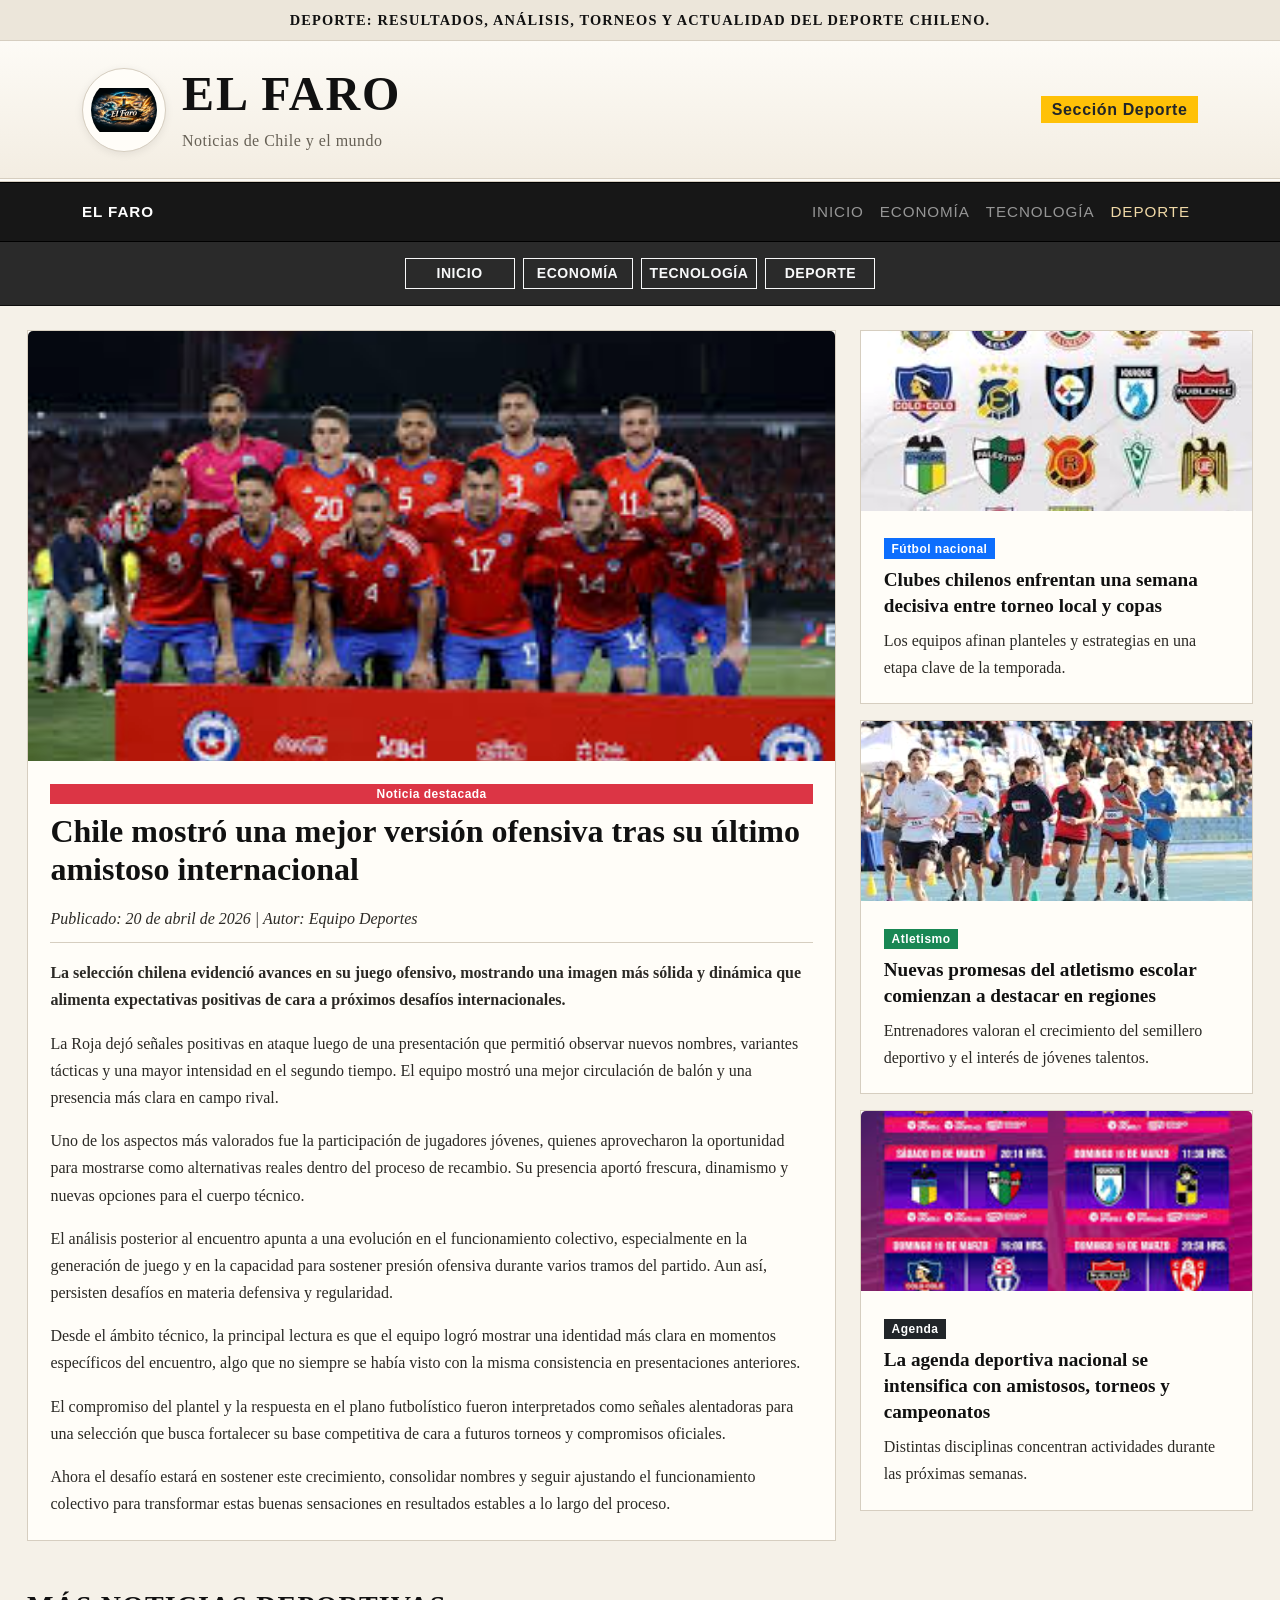
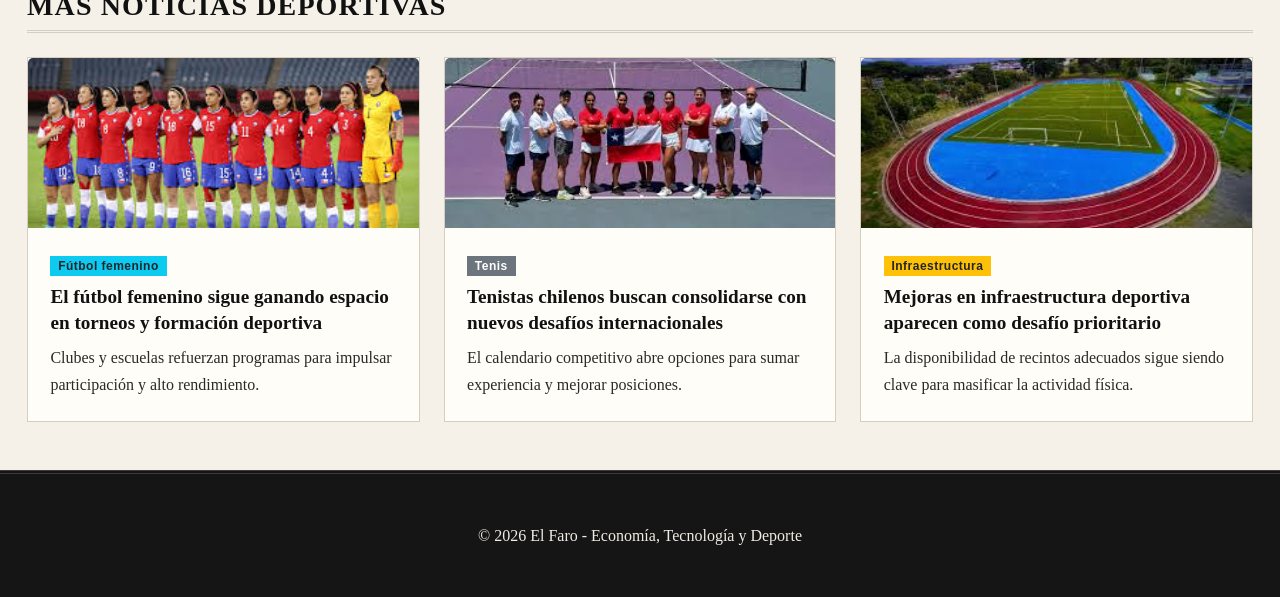
<file: deporte.html>
<!DOCTYPE html>
<html lang="es">
<head>
    <meta charset="UTF-8">
    <meta name="viewport" content="width=device-width, initial-scale=1.0">
    <title>El Faro - Deporte</title>
    <link rel="icon" type="image/png" href="Recursos/Logo.png">
    <link href="https://cdn.jsdelivr.net/npm/bootstrap@5.3.3/dist/css/bootstrap.min.css" rel="stylesheet">
    <link rel="stylesheet" href="Estilos.css">
</head>
<body>
    <div class="top-bar text-center py-2">
        Deporte: resultados, análisis, torneos y actualidad del deporte chileno.
    </div>

    <header class="site-header py-4">
        <div class="container d-flex flex-column flex-md-row align-items-center justify-content-between">
            <div class="d-flex align-items-center gap-3">
                <img src="Recursos/Logo.png" alt="Logo de El Faro" class="logo-faro">
                <div>
                    <h1 class="mb-1">El Faro</h1>
                    <p class="mb-0">Noticias de Chile y el mundo</p>
                </div>
            </div>
            <span class="badge bg-warning text-dark fs-6 mt-3 mt-md-0">Sección Deporte</span>
        </div>
    </header>

    <nav class="navbar navbar-expand-lg navbar-dark main-nav sticky-top">
        <div class="container">
            <a class="navbar-brand fw-bold" href="index.html">El Faro</a>
            <button class="navbar-toggler" type="button" data-bs-toggle="collapse" data-bs-target="#menuDeporte" aria-label="Abrir menú principal">
                <span class="navbar-toggler-icon"></span>
            </button>
            <div class="collapse navbar-collapse" id="menuDeporte">
                <ul class="navbar-nav ms-auto">
                    <li class="nav-item"><a class="nav-link" href="index.html">Inicio</a></li>
                    <li class="nav-item"><a class="nav-link" href="economia.html">Economía</a></li>
                    <li class="nav-item"><a class="nav-link" href="tecnologia.html">Tecnología</a></li>
                    <li class="nav-item"><a class="nav-link active" href="deporte.html">Deporte</a></li>
                </ul>
            </div>
        </div>
    </nav>

    <section class="quick-access py-3">
        <div class="container d-flex flex-wrap gap-2 justify-content-center">
            <a href="index.html" class="btn btn-outline-light btn-sm">Inicio</a>
            <a href="economia.html" class="btn btn-outline-light btn-sm">Economía</a>
            <a href="tecnologia.html" class="btn btn-outline-light btn-sm">Tecnología</a>
            <a href="deporte.html" class="btn btn-outline-light btn-sm">Deporte</a>
        </div>
    </section>

    <main class="container my-4">
        <div class="row g-4">
            <div class="col-lg-8" id="principal">
                <div class="card shadow-lg main-news-card h-100">
                    <img src="Recursos/la-roja.jpg" class="card-img-top" alt="Selección chilena">
                    <div class="card-body">
                        <span class="badge bg-danger mb-2">Noticia destacada</span>

                        <h2 class="card-title">Chile mostró una mejor versión ofensiva tras su último amistoso internacional</h2>

                        <p class="news-meta mb-1">Publicado: 20 de abril de 2026 | Autor: Equipo Deportes</p>

                        <p class="fw-semibold">
                            La selección chilena evidenció avances en su juego ofensivo, mostrando una imagen más sólida y dinámica que alimenta expectativas positivas de cara a próximos desafíos internacionales.
                        </p>

                        <p class="card-text">
                            La Roja dejó señales positivas en ataque luego de una presentación que permitió observar nuevos nombres, variantes tácticas y una mayor intensidad en el segundo tiempo. El equipo mostró una mejor circulación de balón y una presencia más clara en campo rival.
                        </p>

                        <p class="card-text">
                            Uno de los aspectos más valorados fue la participación de jugadores jóvenes, quienes aprovecharon la oportunidad para mostrarse como alternativas reales dentro del proceso de recambio. Su presencia aportó frescura, dinamismo y nuevas opciones para el cuerpo técnico.
                        </p>

                        <p class="card-text">
                            El análisis posterior al encuentro apunta a una evolución en el funcionamiento colectivo, especialmente en la generación de juego y en la capacidad para sostener presión ofensiva durante varios tramos del partido. Aun así, persisten desafíos en materia defensiva y regularidad.
                        </p>

                        <p class="card-text">
                            Desde el ámbito técnico, la principal lectura es que el equipo logró mostrar una identidad más clara en momentos específicos del encuentro, algo que no siempre se había visto con la misma consistencia en presentaciones anteriores.
                        </p>

                        <p class="card-text">
                            El compromiso del plantel y la respuesta en el plano futbolístico fueron interpretados como señales alentadoras para una selección que busca fortalecer su base competitiva de cara a futuros torneos y compromisos oficiales.
                        </p>

                        <p class="card-text">
                            Ahora el desafío estará en sostener este crecimiento, consolidar nombres y seguir ajustando el funcionamiento colectivo para transformar estas buenas sensaciones en resultados estables a lo largo del proceso.
                        </p>
                    </div>
                </div>
            </div>

            <div class="col-lg-4">
                <div class="card news-small-card shadow-sm mb-3" id="clubes">
                    <img src="Recursos/clubes-chilenos.jpg" class="card-img-top" alt="Clubes chilenos">
                    <div class="card-body">
                        <span class="badge bg-primary mb-2">Fútbol nacional</span>
                        <h5 class="card-title">Clubes chilenos enfrentan una semana decisiva entre torneo local y copas</h5>
                        <p class="card-text">Los equipos afinan planteles y estrategias en una etapa clave de la temporada.</p>
                    </div>
                </div>

                <div class="card news-small-card shadow-sm mb-3">
                    <img src="Recursos/atletismo-escolar.jpg" class="card-img-top" alt="Atletismo escolar">
                    <div class="card-body">
                        <span class="badge bg-success mb-2">Atletismo</span>
                        <h5 class="card-title">Nuevas promesas del atletismo escolar comienzan a destacar en regiones</h5>
                        <p class="card-text">Entrenadores valoran el crecimiento del semillero deportivo y el interés de jóvenes talentos.</p>
                    </div>
                </div>

                <div class="card news-small-card shadow-sm">
                    <img src="Recursos/agenda-deportiva.jpg" class="card-img-top" alt="Agenda deportiva">
                    <div class="card-body">
                        <span class="badge bg-dark mb-2">Agenda</span>
                        <h5 class="card-title">La agenda deportiva nacional se intensifica con amistosos, torneos y campeonatos</h5>
                        <p class="card-text">Distintas disciplinas concentran actividades durante las próximas semanas.</p>
                    </div>
                </div>
            </div>
        </div>

        <section class="mt-5">
            <div class="section-title mb-4"><h3>Más noticias deportivas</h3></div>
            <div class="row g-4">
                <div class="col-md-4">
                    <div class="card h-100 shadow-sm news-grid-card">
                        <img src="Recursos/futbol-femenino.jpg" class="card-img-top" alt="Fútbol femenino">
                        <div class="card-body">
                            <span class="badge bg-info text-dark mb-2">Fútbol femenino</span>
                            <h5 class="card-title">El fútbol femenino sigue ganando espacio en torneos y formación deportiva</h5>
                            <p class="card-text">Clubes y escuelas refuerzan programas para impulsar participación y alto rendimiento.</p>
                        </div>
                    </div>
                </div>

                <div class="col-md-4">
                    <div class="card h-100 shadow-sm news-grid-card">
                        <img src="Recursos/tenis-chileno.jpg" class="card-img-top" alt="Tenis chileno">
                        <div class="card-body">
                            <span class="badge bg-secondary mb-2">Tenis</span>
                            <h5 class="card-title">Tenistas chilenos buscan consolidarse con nuevos desafíos internacionales</h5>
                            <p class="card-text">El calendario competitivo abre opciones para sumar experiencia y mejorar posiciones.</p>
                        </div>
                    </div>
                </div>

                <div class="col-md-4">
                    <div class="card h-100 shadow-sm news-grid-card">
                        <img src="Recursos/infraestructura-deportiva.jpg" class="card-img-top" alt="Infraestructura deportiva">
                        <div class="card-body">
                            <span class="badge bg-warning text-dark mb-2">Infraestructura</span>
                            <h5 class="card-title">Mejoras en infraestructura deportiva aparecen como desafío prioritario</h5>
                            <p class="card-text">La disponibilidad de recintos adecuados sigue siendo clave para masificar la actividad física.</p>
                        </div>
                    </div>
                </div>
            </div>
        </section>
    </main>

    <footer class="site-footer mt-5 py-5">
        <div class="container text-center">
            <p class="mb-0">© 2026 El Faro - Economía, Tecnología y Deporte</p>
        </div>
    </footer>

    <script src="https://cdn.jsdelivr.net/npm/bootstrap@5.3.3/dist/js/bootstrap.bundle.min.js"></script>
</body>
</html>
</file>
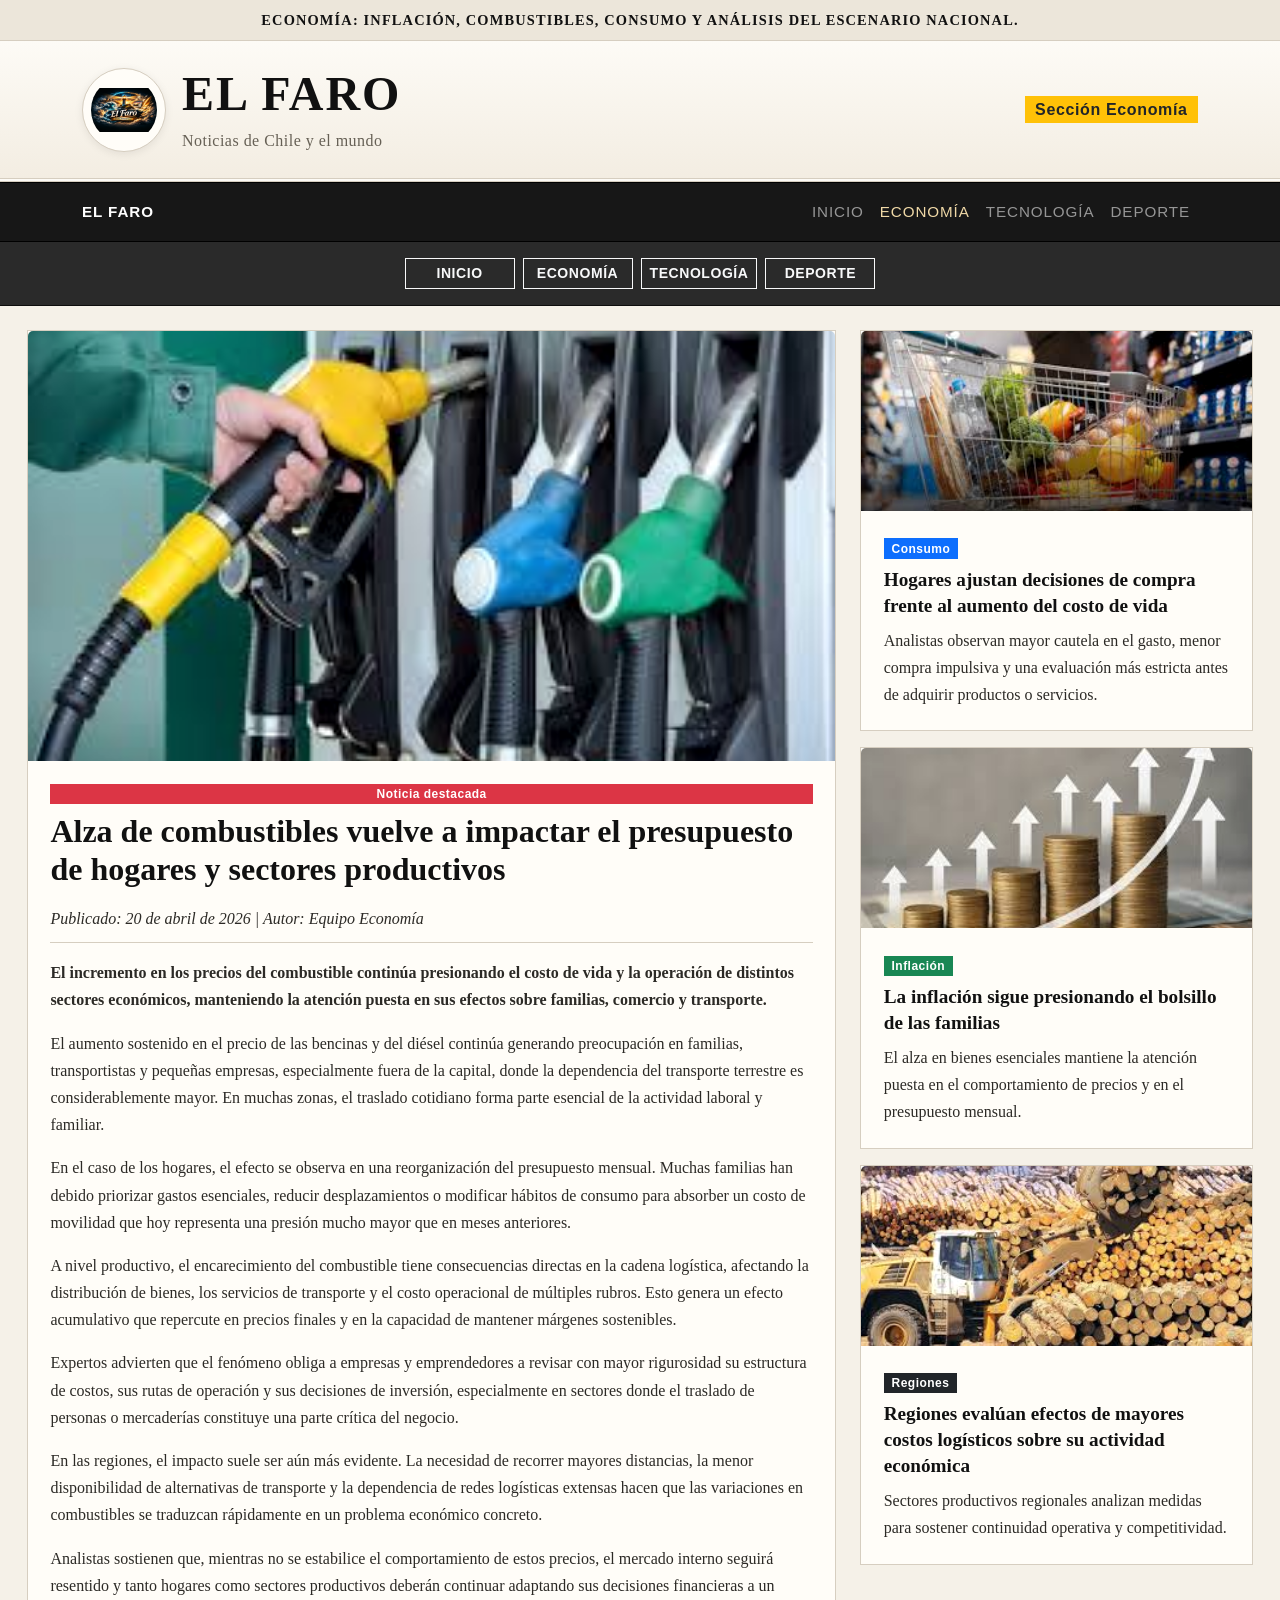
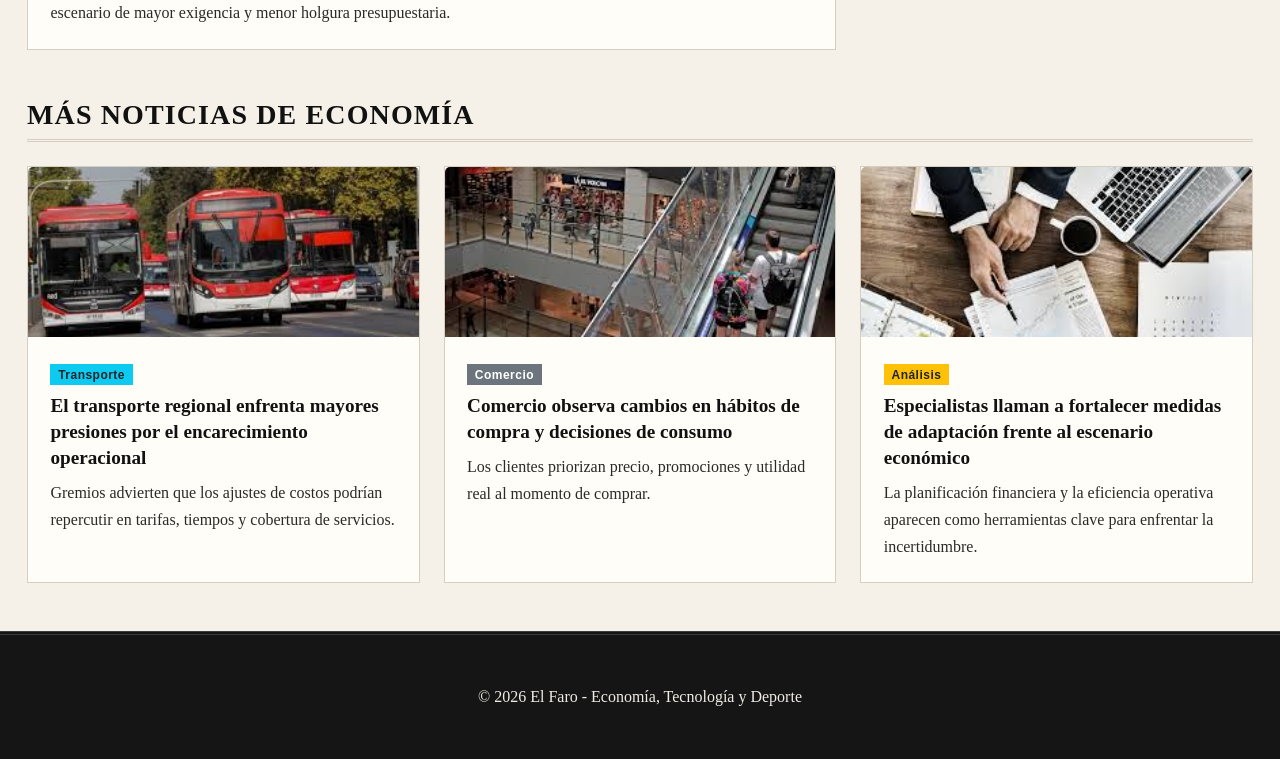
<file: economia.html>
<!DOCTYPE html>
<html lang="es">
<head>
    <meta charset="UTF-8">
    <meta name="viewport" content="width=device-width, initial-scale=1.0">
    <title>El Faro - Economía</title>
    <link rel="icon" type="image/png" href="Recursos/Logo.png">
    <link href="https://cdn.jsdelivr.net/npm/bootstrap@5.3.3/dist/css/bootstrap.min.css" rel="stylesheet">
    <link rel="stylesheet" href="Estilos.css">
</head>
<body>
    <div class="top-bar text-center py-2">
        Economía: inflación, combustibles, consumo y análisis del escenario nacional.
    </div>

    <header class="site-header py-4">
        <div class="container d-flex flex-column flex-md-row align-items-center justify-content-between">
            <div class="d-flex align-items-center gap-3">
                <img src="Recursos/Logo.png" alt="Logo de El Faro" class="logo-faro">
                <div>
                    <h1 class="mb-1">El Faro</h1>
                    <p class="mb-0">Noticias de Chile y el mundo</p>
                </div>
            </div>
            <span class="badge bg-warning text-dark fs-6 mt-3 mt-md-0">Sección Economía</span>
        </div>
    </header>

    <nav class="navbar navbar-expand-lg navbar-dark main-nav sticky-top">
        <div class="container">
            <a class="navbar-brand fw-bold" href="index.html">El Faro</a>
            <button class="navbar-toggler" type="button" data-bs-toggle="collapse" data-bs-target="#menuEconomia" aria-label="Abrir menú principal">
                <span class="navbar-toggler-icon"></span>
            </button>
            <div class="collapse navbar-collapse" id="menuEconomia">
                <ul class="navbar-nav ms-auto">
                    <li class="nav-item"><a class="nav-link" href="index.html">Inicio</a></li>
                    <li class="nav-item"><a class="nav-link active" href="economia.html">Economía</a></li>
                    <li class="nav-item"><a class="nav-link" href="tecnologia.html">Tecnología</a></li>
                    <li class="nav-item"><a class="nav-link" href="deporte.html">Deporte</a></li>
                </ul>
            </div>
        </div>
    </nav>

    <section class="quick-access py-3">
        <div class="container d-flex flex-wrap gap-2 justify-content-center">
            <a href="index.html" class="btn btn-outline-light btn-sm">Inicio</a>
            <a href="economia.html" class="btn btn-outline-light btn-sm">Economía</a>
            <a href="tecnologia.html" class="btn btn-outline-light btn-sm">Tecnología</a>
            <a href="deporte.html" class="btn btn-outline-light btn-sm">Deporte</a>
        </div>
    </section>

    <main class="container my-4">
        <div class="row g-4">
            <div class="col-lg-8" id="principal">
                <div class="card shadow-lg main-news-card h-100">
                    <img src="Recursos/combustibles.jpg" class="card-img-top" alt="Alza de combustibles en Chile">
                    <div class="card-body">
                        <span class="badge bg-danger mb-2">Noticia destacada</span>

                        <h2 class="card-title">Alza de combustibles vuelve a impactar el presupuesto de hogares y sectores productivos</h2>

                        <p class="news-meta mb-1">Publicado: 20 de abril de 2026 | Autor: Equipo Economía</p>

                        <p class="fw-semibold">
                            El incremento en los precios del combustible continúa presionando el costo de vida y la operación de distintos sectores económicos, manteniendo la atención puesta en sus efectos sobre familias, comercio y transporte.
                        </p>

                        <p class="card-text">
                            El aumento sostenido en el precio de las bencinas y del diésel continúa generando preocupación en familias, transportistas y pequeñas empresas, especialmente fuera de la capital, donde la dependencia del transporte terrestre es considerablemente mayor. En muchas zonas, el traslado cotidiano forma parte esencial de la actividad laboral y familiar.
                        </p>

                        <p class="card-text">
                            En el caso de los hogares, el efecto se observa en una reorganización del presupuesto mensual. Muchas familias han debido priorizar gastos esenciales, reducir desplazamientos o modificar hábitos de consumo para absorber un costo de movilidad que hoy representa una presión mucho mayor que en meses anteriores.
                        </p>

                        <p class="card-text">
                            A nivel productivo, el encarecimiento del combustible tiene consecuencias directas en la cadena logística, afectando la distribución de bienes, los servicios de transporte y el costo operacional de múltiples rubros. Esto genera un efecto acumulativo que repercute en precios finales y en la capacidad de mantener márgenes sostenibles.
                        </p>

                        <p class="card-text">
                            Expertos advierten que el fenómeno obliga a empresas y emprendedores a revisar con mayor rigurosidad su estructura de costos, sus rutas de operación y sus decisiones de inversión, especialmente en sectores donde el traslado de personas o mercaderías constituye una parte crítica del negocio.
                        </p>

                        <p class="card-text">
                            En las regiones, el impacto suele ser aún más evidente. La necesidad de recorrer mayores distancias, la menor disponibilidad de alternativas de transporte y la dependencia de redes logísticas extensas hacen que las variaciones en combustibles se traduzcan rápidamente en un problema económico concreto.
                        </p>

                        <p class="card-text">
                            Analistas sostienen que, mientras no se estabilice el comportamiento de estos precios, el mercado interno seguirá resentido y tanto hogares como sectores productivos deberán continuar adaptando sus decisiones financieras a un escenario de mayor exigencia y menor holgura presupuestaria.
                        </p>
                    </div>
                </div>
            </div>

            <div class="col-lg-4">
                <div class="card news-small-card shadow-sm mb-3" id="consumo">
                    <img src="Recursos/consumo-hogares.jpg" class="card-img-top" alt="Consumo de hogares">
                    <div class="card-body">
                        <span class="badge bg-primary mb-2">Consumo</span>
                        <h5 class="card-title">Hogares ajustan decisiones de compra frente al aumento del costo de vida</h5>
                        <p class="card-text">Analistas observan mayor cautela en el gasto, menor compra impulsiva y una evaluación más estricta antes de adquirir productos o servicios.</p>
                    </div>
                </div>

                <div class="card news-small-card shadow-sm mb-3">
                    <img src="Recursos/inflacion.jpg" class="card-img-top" alt="Inflación">
                    <div class="card-body">
                        <span class="badge bg-success mb-2">Inflación</span>
                        <h5 class="card-title">La inflación sigue presionando el bolsillo de las familias</h5>
                        <p class="card-text">El alza en bienes esenciales mantiene la atención puesta en el comportamiento de precios y en el presupuesto mensual.</p>
                    </div>
                </div>

                <div class="card news-small-card shadow-sm">
                    <img src="Recursos/economia-regional.jpg" class="card-img-top" alt="Economía regional">
                    <div class="card-body">
                        <span class="badge bg-dark mb-2">Regiones</span>
                        <h5 class="card-title">Regiones evalúan efectos de mayores costos logísticos sobre su actividad económica</h5>
                        <p class="card-text">Sectores productivos regionales analizan medidas para sostener continuidad operativa y competitividad.</p>
                    </div>
                </div>
            </div>
        </div>

        <section class="mt-5">
            <div class="section-title mb-4"><h3>Más noticias de economía</h3></div>
            <div class="row g-4">
                <div class="col-md-4">
                    <div class="card h-100 shadow-sm news-grid-card">
                        <img src="Recursos/transporte-regional.jpg" class="card-img-top" alt="Transporte regional">
                        <div class="card-body">
                            <span class="badge bg-info text-dark mb-2">Transporte</span>
                            <h5 class="card-title">El transporte regional enfrenta mayores presiones por el encarecimiento operacional</h5>
                            <p class="card-text">Gremios advierten que los ajustes de costos podrían repercutir en tarifas, tiempos y cobertura de servicios.</p>
                        </div>
                    </div>
                </div>

                <div class="col-md-4">
                    <div class="card h-100 shadow-sm news-grid-card">
                        <img src="Recursos/comercio-chile.jpg" class="card-img-top" alt="Comercio en Chile">
                        <div class="card-body">
                            <span class="badge bg-secondary mb-2">Comercio</span>
                            <h5 class="card-title">Comercio observa cambios en hábitos de compra y decisiones de consumo</h5>
                            <p class="card-text">Los clientes priorizan precio, promociones y utilidad real al momento de comprar.</p>
                        </div>
                    </div>
                </div>

                <div class="col-md-4">
                    <div class="card h-100 shadow-sm news-grid-card">
                        <img src="Recursos/analisis-economico.jpg" class="card-img-top" alt="Análisis económico">
                        <div class="card-body">
                            <span class="badge bg-warning text-dark mb-2">Análisis</span>
                            <h5 class="card-title">Especialistas llaman a fortalecer medidas de adaptación frente al escenario económico</h5>
                            <p class="card-text">La planificación financiera y la eficiencia operativa aparecen como herramientas clave para enfrentar la incertidumbre.</p>
                        </div>
                    </div>
                </div>
            </div>
        </section>
    </main>

    <footer class="site-footer mt-5 py-5">
        <div class="container text-center">
            <p class="mb-0">© 2026 El Faro - Economía, Tecnología y Deporte</p>
        </div>
    </footer>

    <script src="https://cdn.jsdelivr.net/npm/bootstrap@5.3.3/dist/js/bootstrap.bundle.min.js"></script>
</body>
</html>
</file>
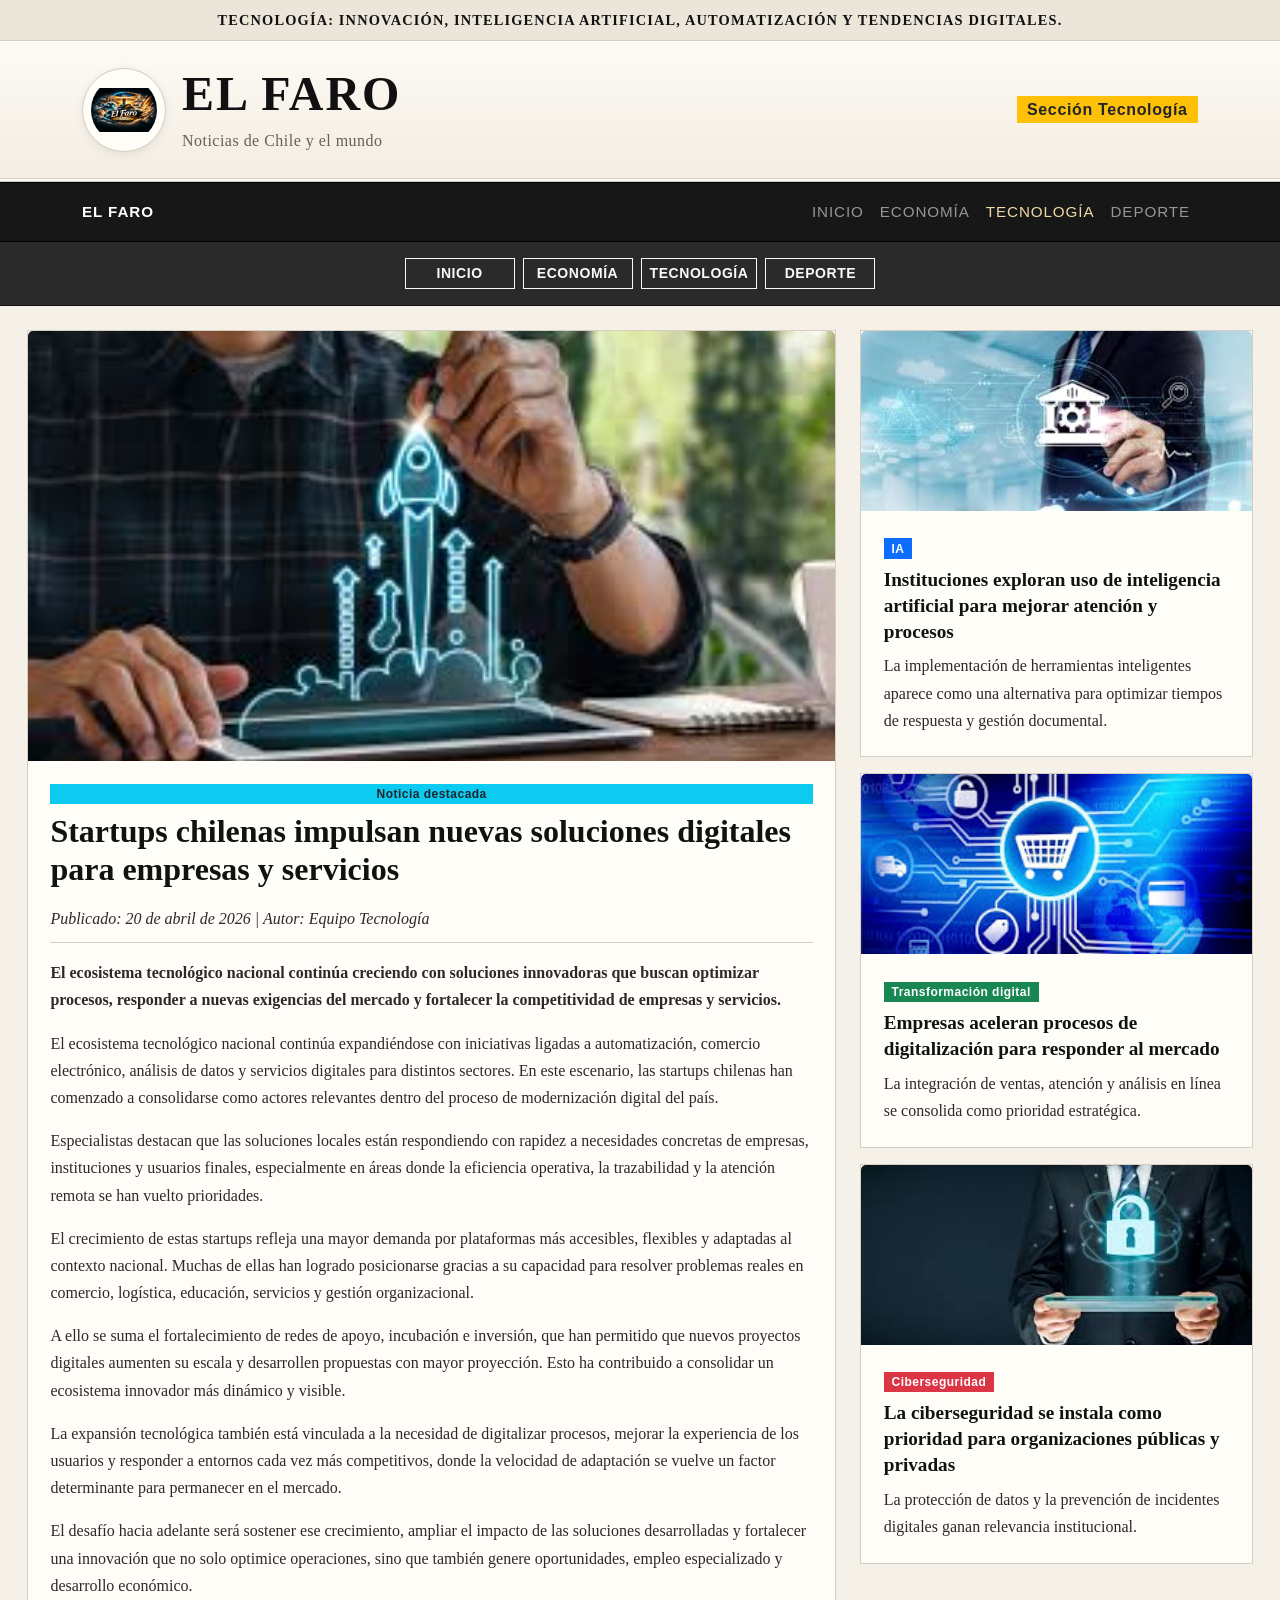
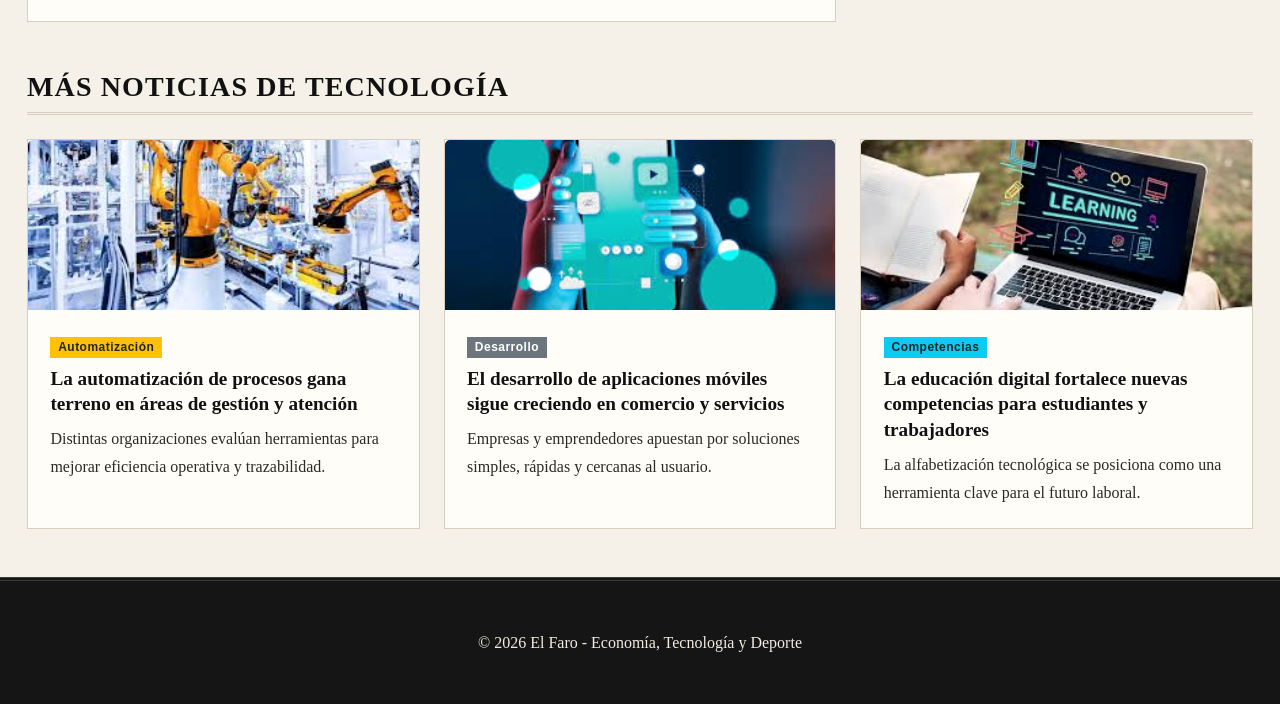
<file: tecnologia.html>
<!DOCTYPE html>
<html lang="es">
<head>
    <meta charset="UTF-8">
    <meta name="viewport" content="width=device-width, initial-scale=1.0">
    <title>El Faro - Tecnología</title>
    <link rel="icon" type="image/png" href="Recursos/Logo.png">
    <link href="https://cdn.jsdelivr.net/npm/bootstrap@5.3.3/dist/css/bootstrap.min.css" rel="stylesheet">
    <link rel="stylesheet" href="Estilos.css">
</head>
<body>
    <div class="top-bar text-center py-2">
        Tecnología: innovación, inteligencia artificial, automatización y tendencias digitales.
    </div>

    <header class="site-header py-4">
        <div class="container d-flex flex-column flex-md-row align-items-center justify-content-between">
            <div class="d-flex align-items-center gap-3">
                <img src="Recursos/Logo.png" alt="Logo de El Faro" class="logo-faro">
                <div>
                    <h1 class="mb-1">El Faro</h1>
                    <p class="mb-0">Noticias de Chile y el mundo</p>
                </div>
            </div>
            <span class="badge bg-warning text-dark fs-6 mt-3 mt-md-0">Sección Tecnología</span>
        </div>
    </header>

    <nav class="navbar navbar-expand-lg navbar-dark main-nav sticky-top">
        <div class="container">
            <a class="navbar-brand fw-bold" href="index.html">El Faro</a>
            <button class="navbar-toggler" type="button" data-bs-toggle="collapse" data-bs-target="#menuTecnologia" aria-label="Abrir menú principal">
                <span class="navbar-toggler-icon"></span>
            </button>
            <div class="collapse navbar-collapse" id="menuTecnologia">
                <ul class="navbar-nav ms-auto">
                    <li class="nav-item"><a class="nav-link" href="index.html">Inicio</a></li>
                    <li class="nav-item"><a class="nav-link" href="economia.html">Economía</a></li>
                    <li class="nav-item"><a class="nav-link active" href="tecnologia.html">Tecnología</a></li>
                    <li class="nav-item"><a class="nav-link" href="deporte.html">Deporte</a></li>
                </ul>
            </div>
        </div>
    </nav>

    <section class="quick-access py-3">
        <div class="container d-flex flex-wrap gap-2 justify-content-center">
            <a href="index.html" class="btn btn-outline-light btn-sm">Inicio</a>
            <a href="economia.html" class="btn btn-outline-light btn-sm">Economía</a>
            <a href="tecnologia.html" class="btn btn-outline-light btn-sm">Tecnología</a>
            <a href="deporte.html" class="btn btn-outline-light btn-sm">Deporte</a>
        </div>
    </section>

    <main class="container my-4">
        <div class="row g-4">
            <div class="col-lg-8" id="principal">
                <div class="card shadow-lg main-news-card h-100">
                    <img src="Recursos/startups.jpg" class="card-img-top" alt="Startups chilenas">
                    <div class="card-body">
                        <span class="badge bg-info text-dark mb-2">Noticia destacada</span>

                        <h2 class="card-title">Startups chilenas impulsan nuevas soluciones digitales para empresas y servicios</h2>

                        <p class="news-meta mb-1">Publicado: 20 de abril de 2026 | Autor: Equipo Tecnología</p>

                        <p class="fw-semibold">
                            El ecosistema tecnológico nacional continúa creciendo con soluciones innovadoras que buscan optimizar procesos, responder a nuevas exigencias del mercado y fortalecer la competitividad de empresas y servicios.
                        </p>

                        <p class="card-text">
                            El ecosistema tecnológico nacional continúa expandiéndose con iniciativas ligadas a automatización, comercio electrónico, análisis de datos y servicios digitales para distintos sectores. En este escenario, las startups chilenas han comenzado a consolidarse como actores relevantes dentro del proceso de modernización digital del país.
                        </p>

                        <p class="card-text">
                            Especialistas destacan que las soluciones locales están respondiendo con rapidez a necesidades concretas de empresas, instituciones y usuarios finales, especialmente en áreas donde la eficiencia operativa, la trazabilidad y la atención remota se han vuelto prioridades.
                        </p>

                        <p class="card-text">
                            El crecimiento de estas startups refleja una mayor demanda por plataformas más accesibles, flexibles y adaptadas al contexto nacional. Muchas de ellas han logrado posicionarse gracias a su capacidad para resolver problemas reales en comercio, logística, educación, servicios y gestión organizacional.
                        </p>

                        <p class="card-text">
                            A ello se suma el fortalecimiento de redes de apoyo, incubación e inversión, que han permitido que nuevos proyectos digitales aumenten su escala y desarrollen propuestas con mayor proyección. Esto ha contribuido a consolidar un ecosistema innovador más dinámico y visible.
                        </p>

                        <p class="card-text">
                            La expansión tecnológica también está vinculada a la necesidad de digitalizar procesos, mejorar la experiencia de los usuarios y responder a entornos cada vez más competitivos, donde la velocidad de adaptación se vuelve un factor determinante para permanecer en el mercado.
                        </p>

                        <p class="card-text">
                            El desafío hacia adelante será sostener ese crecimiento, ampliar el impacto de las soluciones desarrolladas y fortalecer una innovación que no solo optimice operaciones, sino que también genere oportunidades, empleo especializado y desarrollo económico.
                        </p>
                    </div>
                </div>
            </div>

            <div class="col-lg-4">
                <div class="card news-small-card shadow-sm mb-3" id="ia">
                    <img src="Recursos/ia-publica.jpg" class="card-img-top" alt="Inteligencia artificial en servicios públicos">
                    <div class="card-body">
                        <span class="badge bg-primary mb-2">IA</span>
                        <h5 class="card-title">Instituciones exploran uso de inteligencia artificial para mejorar atención y procesos</h5>
                        <p class="card-text">La implementación de herramientas inteligentes aparece como una alternativa para optimizar tiempos de respuesta y gestión documental.</p>
                    </div>
                </div>

                <div class="card news-small-card shadow-sm mb-3">
                    <img src="Recursos/comercio-digital.jpg" class="card-img-top" alt="Comercio digital">
                    <div class="card-body">
                        <span class="badge bg-success mb-2">Transformación digital</span>
                        <h5 class="card-title">Empresas aceleran procesos de digitalización para responder al mercado</h5>
                        <p class="card-text">La integración de ventas, atención y análisis en línea se consolida como prioridad estratégica.</p>
                    </div>
                </div>

                <div class="card news-small-card shadow-sm" id="ciberseguridad">
                    <img src="Recursos/ciberseguridad.jpg" class="card-img-top" alt="Ciberseguridad">
                    <div class="card-body">
                        <span class="badge bg-danger mb-2">Ciberseguridad</span>
                        <h5 class="card-title">La ciberseguridad se instala como prioridad para organizaciones públicas y privadas</h5>
                        <p class="card-text">La protección de datos y la prevención de incidentes digitales ganan relevancia institucional.</p>
                    </div>
                </div>
            </div>
        </div>

        <section class="mt-5">
            <div class="section-title mb-4"><h3>Más noticias de tecnología</h3></div>
            <div class="row g-4">
                <div class="col-md-4">
                    <div class="card h-100 shadow-sm news-grid-card">
                        <img src="Recursos/automatizacion.jpg" class="card-img-top" alt="Automatización">
                        <div class="card-body">
                            <span class="badge bg-warning text-dark mb-2">Automatización</span>
                            <h5 class="card-title">La automatización de procesos gana terreno en áreas de gestión y atención</h5>
                            <p class="card-text">Distintas organizaciones evalúan herramientas para mejorar eficiencia operativa y trazabilidad.</p>
                        </div>
                    </div>
                </div>

                <div class="col-md-4">
                    <div class="card h-100 shadow-sm news-grid-card">
                        <img src="Recursos/app-moviles.jpg" class="card-img-top" alt="Aplicaciones móviles">
                        <div class="card-body">
                            <span class="badge bg-secondary mb-2">Desarrollo</span>
                            <h5 class="card-title">El desarrollo de aplicaciones móviles sigue creciendo en comercio y servicios</h5>
                            <p class="card-text">Empresas y emprendedores apuestan por soluciones simples, rápidas y cercanas al usuario.</p>
                        </div>
                    </div>
                </div>

                <div class="col-md-4">
                    <div class="card h-100 shadow-sm news-grid-card">
                        <img src="Recursos/educacion-digital.jpg" class="card-img-top" alt="Educación digital">
                        <div class="card-body">
                            <span class="badge bg-info text-dark mb-2">Competencias</span>
                            <h5 class="card-title">La educación digital fortalece nuevas competencias para estudiantes y trabajadores</h5>
                            <p class="card-text">La alfabetización tecnológica se posiciona como una herramienta clave para el futuro laboral.</p>
                        </div>
                    </div>
                </div>
            </div>
        </section>
    </main>

    <footer class="site-footer mt-5 py-5">
        <div class="container text-center">
            <p class="mb-0">© 2026 El Faro - Economía, Tecnología y Deporte</p>
        </div>
    </footer>

    <script src="https://cdn.jsdelivr.net/npm/bootstrap@5.3.3/dist/js/bootstrap.bundle.min.js"></script>
</body>
</html>
</file>
<file: Estilos.css>
:root {
    --paper-bg: #f5f1e8;
    --paper-white: #fffdf8;
    --ink: #1d1d1b;
    --muted: #666055;
    --line: #d6cec0;
    --headline: #111111;
    --accent: #8b0000;
    --accent-dark: #5f0000;
    --nav-bg: #171717;
    --topbar-bg: #ece6da;
    --gold: #b08d57;
}

body {
    font-family: Georgia, "Times New Roman", serif;
    background-color: var(--paper-bg);
    color: var(--ink);
    line-height: 1.7;
}

.top-bar {
    background-color: var(--topbar-bg);
    color: var(--headline);
    font-size: 0.9rem;
    font-weight: 700;
    text-transform: uppercase;
    letter-spacing: 0.08em;
    border-bottom: 1px solid var(--line);
}

.site-header {
    background: linear-gradient(to bottom, #fdfbf6 0%, #f3ede2 100%);
    color: var(--headline);
    border-bottom: 4px double var(--line);
}

.site-header h1 {
    font-family: Georgia, "Times New Roman", serif;
    font-size: 3rem;
    font-weight: 700;
    letter-spacing: 0.04em;
    text-transform: uppercase;
    margin-bottom: 0.25rem;
    color: var(--headline);
}

.site-header p {
    margin-bottom: 0;
    color: var(--muted);
    font-size: 1rem;
    letter-spacing: 0.03em;
}

.logo-faro {
    width: 84px;
    height: 84px;
    object-fit: contain;
    background-color: var(--paper-white);
    border: 1px solid var(--line);
    border-radius: 50%;
    padding: 8px;
    box-shadow: 0 2px 8px rgba(0, 0, 0, 0.08);
}

.badge {
    border-radius: 0;
    font-family: Arial, Helvetica, sans-serif;
    letter-spacing: 0.04em;
    font-weight: 700;
}

.main-nav {
    background-color: var(--nav-bg);
    border-top: 1px solid #000;
    border-bottom: 1px solid #000;
}

.navbar-brand,
.nav-link {
    font-family: Arial, Helvetica, sans-serif;
    text-transform: uppercase;
    letter-spacing: 0.06em;
    font-size: 0.95rem;
}

.navbar-brand {
    font-weight: 700;
}

.nav-link:hover,
.nav-link.active {
    color: #f0d9a7 !important;
}

.quick-access {
    background-color: #2a2a2a;
    border-bottom: 1px solid #0d0d0d;
}

.quick-access .btn {
    min-width: 110px;
    border-radius: 0;
    font-family: Arial, Helvetica, sans-serif;
    text-transform: uppercase;
    letter-spacing: 0.04em;
}

main.container {
    max-width: 1250px;
}

.main-news-card img,
.news-small-card img,
.news-grid-card img,
.feature-card img {
    object-fit: cover;
    filter: saturate(0.92) contrast(1.03);
}

.main-news-card img {
    max-height: 430px;
}

.news-small-card img {
    height: 180px;
}

.news-grid-card img {
    height: 170px;
}

.feature-card img {
    height: 100%;
    min-height: 220px;
}

.news-small-card,
.news-grid-card,
.feature-card,
.main-news-card,
.card {
    border: 1px solid var(--line);
    border-radius: 0;
    background-color: var(--paper-white);
    box-shadow: none !important;
}

.card-body {
    padding: 1.4rem;
}

.card:hover {
    transform: none;
}

.main-news-card .card-title,
.news-grid-card .card-title,
.news-small-card .card-title,
.card h4,
.card h5 {
    font-family: Georgia, "Times New Roman", serif;
    color: var(--headline);
}

.main-news-card .card-title {
    font-size: 2rem;
    font-weight: 700;
    line-height: 1.2;
    margin-bottom: 1rem;
}

.news-small-card .card-title,
.news-grid-card .card-title {
    font-size: 1.2rem;
    line-height: 1.35;
    font-weight: 700;
}

.card-text,
.main-news-card p,
.news-small-card p,
.news-grid-card p {
    color: #2c2a26;
    font-size: 1rem;
}

.news-meta {
    color: var(--muted);
    font-size: 0.9rem;
    font-style: italic;
    border-bottom: 1px solid var(--line);
    padding-bottom: 0.65rem;
    margin-bottom: 1rem !important;
}

.section-title {
    border-bottom: 3px double var(--line);
    padding-bottom: 0.5rem;
}

.section-title h2,
.section-title h3 {
    font-family: Georgia, "Times New Roman", serif;
    font-weight: 700;
    color: var(--headline);
    padding-left: 0;
    margin-bottom: 0;
    border-left: none;
    text-transform: uppercase;
    letter-spacing: 0.04em;
}

.btn {
    border-radius: 0;
    font-family: Arial, Helvetica, sans-serif;
    font-weight: 700;
}

.btn-warning {
    background-color: var(--gold);
    border-color: var(--gold);
    color: #111;
}

.btn-warning:hover {
    background-color: #9a7845;
    border-color: #9a7845;
    color: #111;
}

.site-footer {
    background-color: #151515;
    color: #f0ece3;
    border-top: 4px double #3b3b3b;
}

.site-footer h5 {
    font-family: Georgia, "Times New Roman", serif;
    text-transform: uppercase;
    letter-spacing: 0.04em;
}

.site-footer a {
    color: #f0d9a7;
    text-decoration: none;
}

.site-footer a:hover {
    text-decoration: underline;
}

.main-news-card .card-body {
    display: flex;
    flex-direction: column;
    justify-content: space-between;
}

.news-small-card .card-img-top,
.news-grid-card .card-img-top {
    object-fit: cover;
}

@media (max-width: 768px) {
    .logo-faro {
        width: 68px;
        height: 68px;
    }

    .site-header h1 {
        font-size: 2rem;
    }

    .site-header p {
        font-size: 0.9rem;
    }

    .quick-access .btn {
        min-width: auto;
    }

    .main-news-card img {
        max-height: 300px;
    }

    .news-small-card img,
    .news-grid-card img {
        height: 180px;
    }

    .main-news-card .card-title {
        font-size: 1.5rem;
    }
}
</file>
